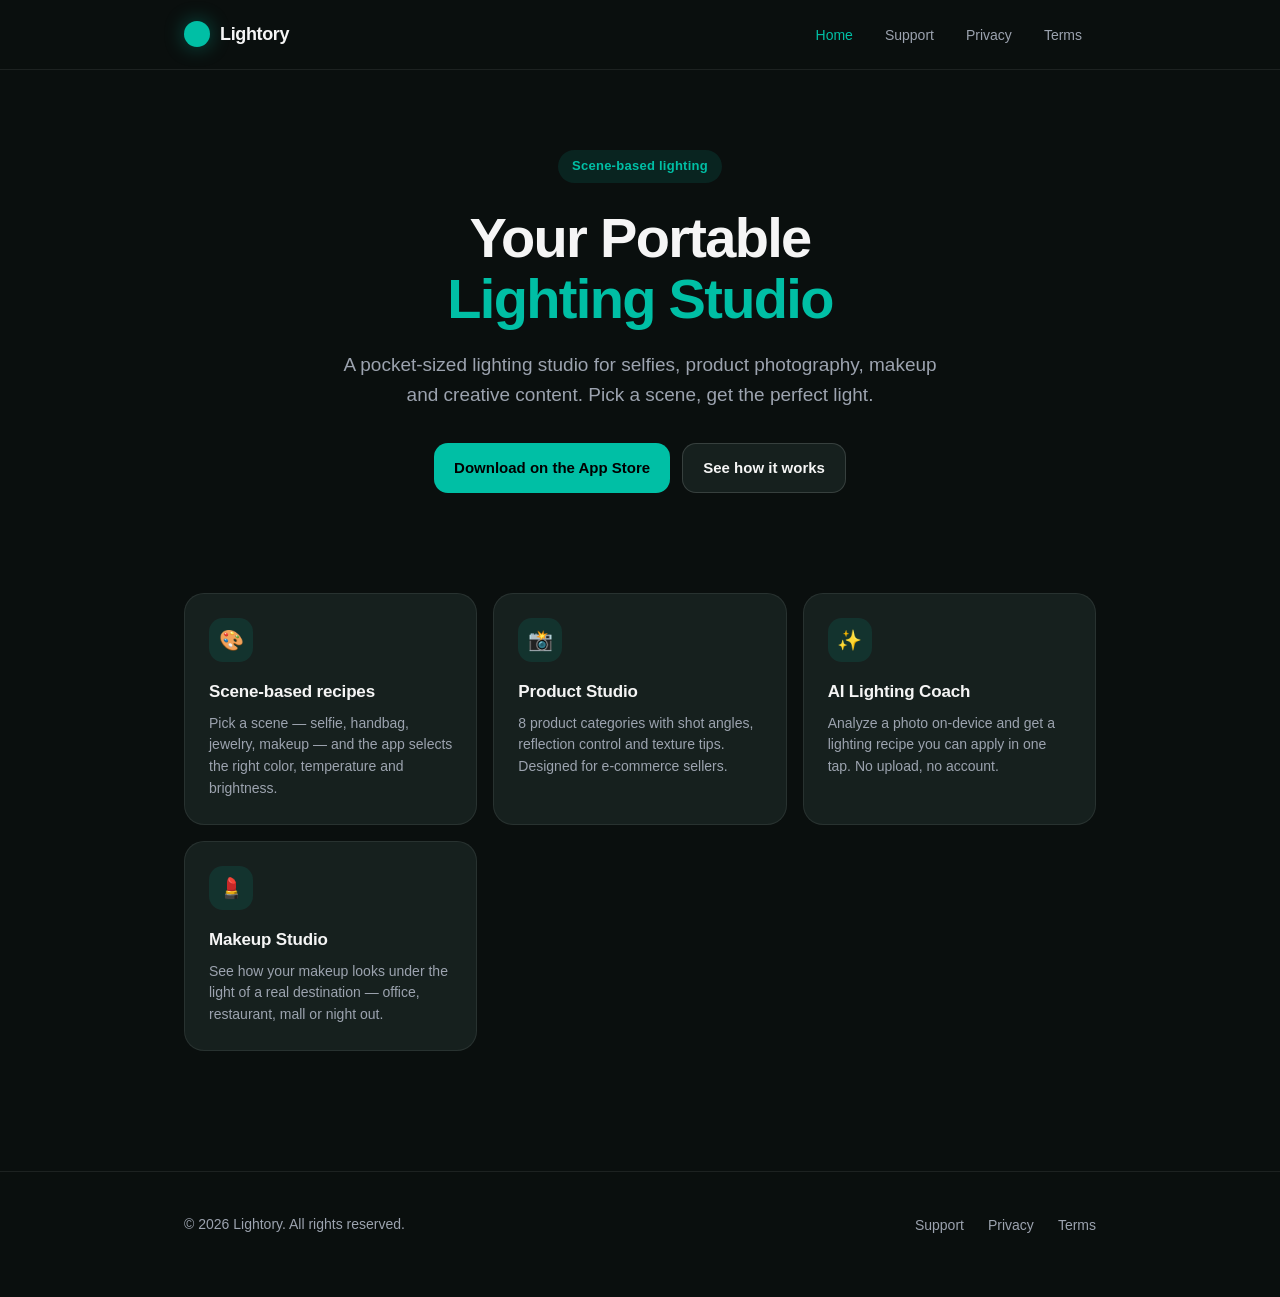
<file: index.html>
<!DOCTYPE html>
<html lang="en" class="theme-dark">
<head>
  <meta charset="UTF-8">
  <meta name="viewport" content="width=device-width, initial-scale=1.0">
  <title>Lightory — Your Portable Lighting Studio</title>
  <meta name="description" content="A pocket-sized lighting studio for selfies, product photography, makeup and creative content.">
  <link rel="stylesheet" href="style.css">
</head>
<body>
  <header class="site-header">
    <div class="container">
      <nav class="nav">
        <a href="index.html" class="nav-brand">
          <span class="brand-dot"></span>
          Lightory
        </a>
        <ul class="nav-links">
          <li><a href="index.html" class="active">Home</a></li>
          <li><a href="support.html">Support</a></li>
          <li><a href="privacy.html">Privacy</a></li>
          <li><a href="terms.html">Terms</a></li>
        </ul>
      </nav>
    </div>
  </header>

  <main>
    <section class="hero">
      <div class="container">
        <div class="hero-eyebrow">Scene-based lighting</div>
        <h1>
          Your Portable<br>
          <span class="accent">Lighting Studio</span>
        </h1>
        <p class="hero-lead">
          A pocket-sized lighting studio for selfies, product photography,
          makeup and creative content. Pick a scene, get the perfect light.
        </p>
        <div class="hero-cta">
          <a href="https://apps.apple.com/app/id6834414859" class="btn btn-primary">Download on the App Store</a>
          <a href="support.html" class="btn btn-secondary">See how it works</a>
        </div>
      </div>
    </section>

    <section class="features">
      <div class="container">
        <div class="features-grid">
          <div class="feature-card">
            <div class="feature-icon">🎨</div>
            <h3>Scene-based recipes</h3>
            <p>Pick a scene — selfie, handbag, jewelry, makeup — and the app
              selects the right color, temperature and brightness.</p>
          </div>
          <div class="feature-card">
            <div class="feature-icon">📸</div>
            <h3>Product Studio</h3>
            <p>8 product categories with shot angles, reflection control and
              texture tips. Designed for e-commerce sellers.</p>
          </div>
          <div class="feature-card">
            <div class="feature-icon">✨</div>
            <h3>AI Lighting Coach</h3>
            <p>Analyze a photo on-device and get a lighting recipe you can
              apply in one tap. No upload, no account.</p>
          </div>
          <div class="feature-card">
            <div class="feature-icon">💄</div>
            <h3>Makeup Studio</h3>
            <p>See how your makeup looks under the light of a real
              destination — office, restaurant, mall or night out.</p>
          </div>
        </div>
      </div>
    </section>
  </main>

  <footer class="site-footer">
    <div class="container">
      <div class="footer-inner">
        <div class="footer-brand">
          © 2026 Lightory. All rights reserved.
        </div>
        <ul class="footer-links">
          <li><a href="support.html">Support</a></li>
          <li><a href="privacy.html">Privacy</a></li>
          <li><a href="terms.html">Terms</a></li>
        </ul>
      </div>
    </div>
  </footer>
</body>
</html>
</file>
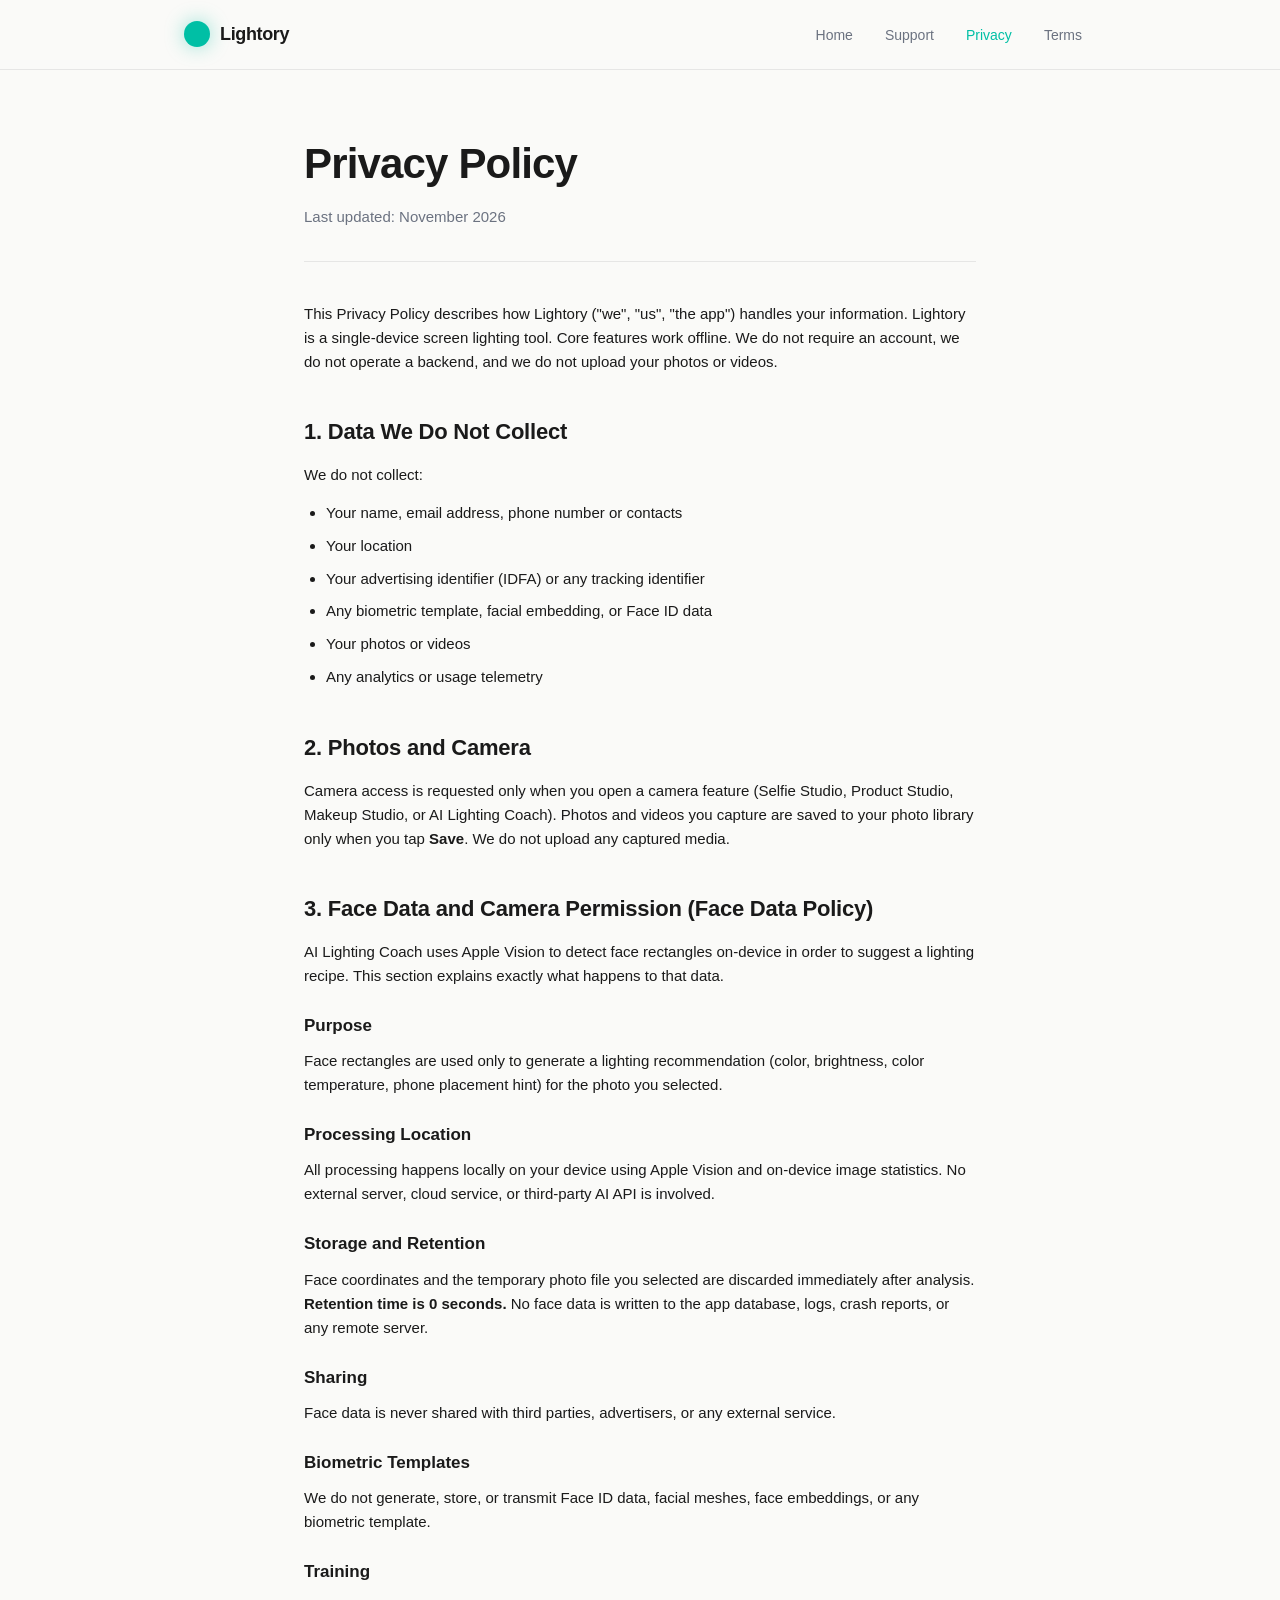
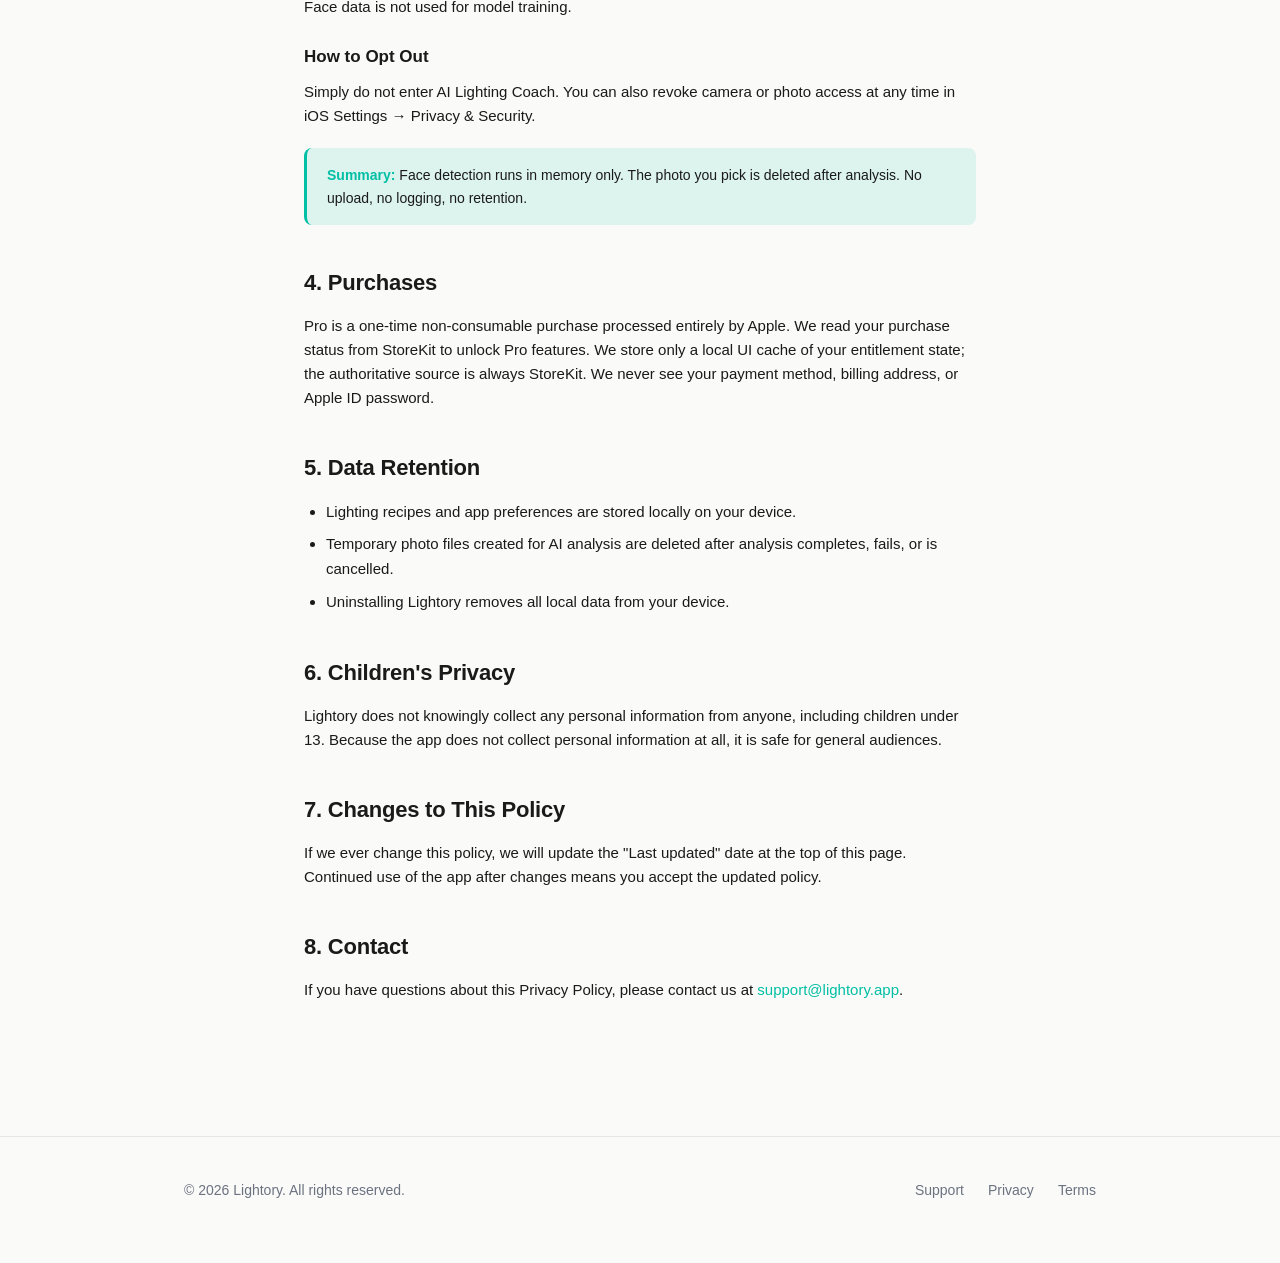
<file: privacy.html>
<!DOCTYPE html>
<html lang="en" class="theme-light">
<head>
  <meta charset="UTF-8">
  <meta name="viewport" content="width=device-width, initial-scale=1.0">
  <title>Privacy Policy — Lightory</title>
  <link rel="stylesheet" href="style.css">
</head>
<body>
  <header class="site-header">
    <div class="container">
      <nav class="nav">
        <a href="index.html" class="nav-brand">
          <span class="brand-dot"></span>
          Lightory
        </a>
        <ul class="nav-links">
          <li><a href="index.html">Home</a></li>
          <li><a href="support.html">Support</a></li>
          <li><a href="privacy.html" class="active">Privacy</a></li>
          <li><a href="terms.html">Terms</a></li>
        </ul>
      </nav>
    </div>
  </header>

  <main class="page">
    <div class="container-narrow">
      <div class="page-header">
        <h1>Privacy Policy</h1>
        <p>Last updated: November 2026</p>
      </div>

      <div class="page-body">
        <p>This Privacy Policy describes how Lightory ("we", "us", "the app")
          handles your information. Lightory is a single-device screen lighting
          tool. Core features work offline. We do not require an account, we do
          not operate a backend, and we do not upload your photos or videos.</p>

        <h2>1. Data We Do Not Collect</h2>
        <p>We do not collect:</p>
        <ul>
          <li>Your name, email address, phone number or contacts</li>
          <li>Your location</li>
          <li>Your advertising identifier (IDFA) or any tracking identifier</li>
          <li>Any biometric template, facial embedding, or Face ID data</li>
          <li>Your photos or videos</li>
          <li>Any analytics or usage telemetry</li>
        </ul>

        <h2>2. Photos and Camera</h2>
        <p>Camera access is requested only when you open a camera feature
          (Selfie Studio, Product Studio, Makeup Studio, or AI Lighting Coach).
          Photos and videos you capture are saved to your photo library only
          when you tap <strong>Save</strong>. We do not upload any captured
          media.</p>

        <h2>3. Face Data and Camera Permission (Face Data Policy)</h2>
        <p>AI Lighting Coach uses Apple Vision to detect face rectangles
          on-device in order to suggest a lighting recipe. This section explains
          exactly what happens to that data.</p>

        <h3>Purpose</h3>
        <p>Face rectangles are used only to generate a lighting recommendation
          (color, brightness, color temperature, phone placement hint) for the
          photo you selected.</p>

        <h3>Processing Location</h3>
        <p>All processing happens locally on your device using Apple Vision and
          on-device image statistics. No external server, cloud service, or
          third-party AI API is involved.</p>

        <h3>Storage and Retention</h3>
        <p>Face coordinates and the temporary photo file you selected are
          discarded immediately after analysis. <strong>Retention time is 0
          seconds.</strong> No face data is written to the app database, logs,
          crash reports, or any remote server.</p>

        <h3>Sharing</h3>
        <p>Face data is never shared with third parties, advertisers, or any
          external service.</p>

        <h3>Biometric Templates</h3>
        <p>We do not generate, store, or transmit Face ID data, facial meshes,
          face embeddings, or any biometric template.</p>

        <h3>Training</h3>
        <p>Face data is not used for model training.</p>

        <h3>How to Opt Out</h3>
        <p>Simply do not enter AI Lighting Coach. You can also revoke camera or
          photo access at any time in iOS Settings → Privacy & Security.</p>

        <div class="callout">
          <strong>Summary:</strong> Face detection runs in memory only. The
          photo you pick is deleted after analysis. No upload, no logging, no
          retention.
        </div>

        <h2>4. Purchases</h2>
        <p>Pro is a one-time non-consumable purchase processed entirely by
          Apple. We read your purchase status from StoreKit to unlock Pro
          features. We store only a local UI cache of your entitlement state;
          the authoritative source is always StoreKit. We never see your payment
          method, billing address, or Apple ID password.</p>

        <h2>5. Data Retention</h2>
        <ul>
          <li>Lighting recipes and app preferences are stored locally on your
            device.</li>
          <li>Temporary photo files created for AI analysis are deleted after
            analysis completes, fails, or is cancelled.</li>
          <li>Uninstalling Lightory removes all local data from your device.</li>
        </ul>

        <h2>6. Children's Privacy</h2>
        <p>Lightory does not knowingly collect any personal information from
          anyone, including children under 13. Because the app does not collect
          personal information at all, it is safe for general audiences.</p>

        <h2>7. Changes to This Policy</h2>
        <p>If we ever change this policy, we will update the "Last updated" date
          at the top of this page. Continued use of the app after changes means
          you accept the updated policy.</p>

        <h2>8. Contact</h2>
        <p>If you have questions about this Privacy Policy, please contact us
          at <a href="mailto:lv_songhai@163.com">support@lightory.app</a>.</p>
      </div>
    </div>
  </main>

  <footer class="site-footer">
    <div class="container">
      <div class="footer-inner">
        <div class="footer-brand">
          © 2026 Lightory. All rights reserved.
        </div>
        <ul class="footer-links">
          <li><a href="support.html">Support</a></li>
          <li><a href="privacy.html">Privacy</a></li>
          <li><a href="terms.html">Terms</a></li>
        </ul>
      </div>
    </div>
  </footer>
</body>
</html>
</file>
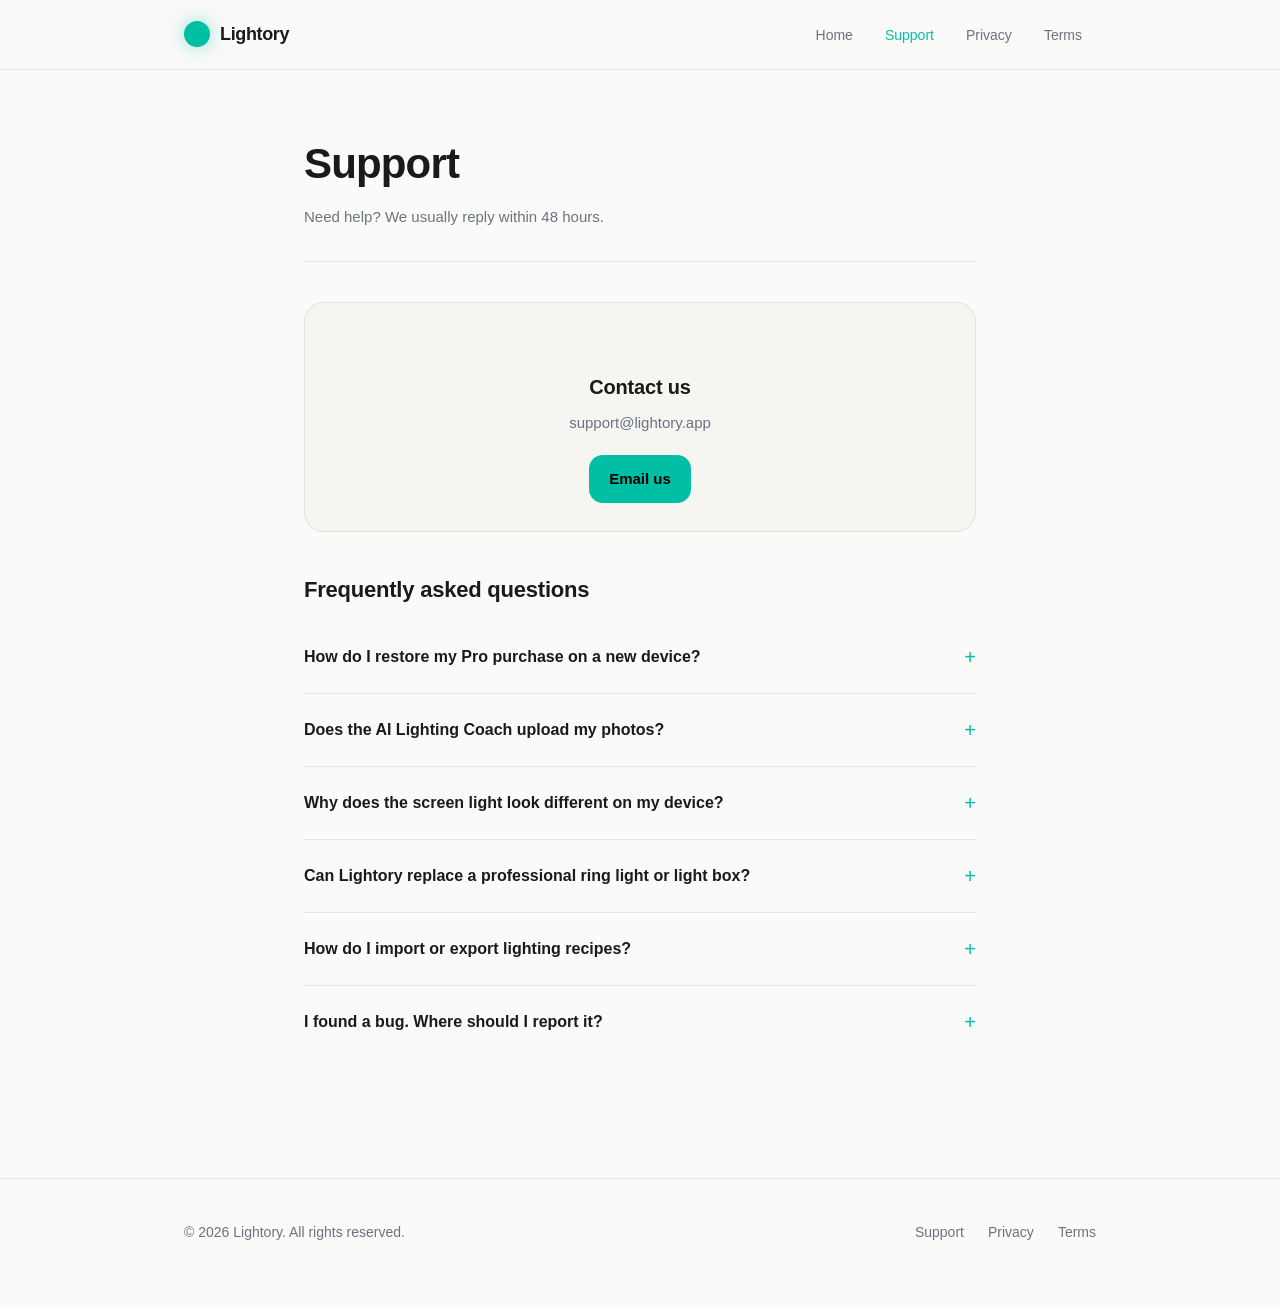
<file: support.html>
<!DOCTYPE html>
<html lang="en" class="theme-light">
<head>
  <meta charset="UTF-8">
  <meta name="viewport" content="width=device-width, initial-scale=1.0">
  <title>Support — Lightory</title>
  <link rel="stylesheet" href="style.css">
</head>
<body>
  <header class="site-header">
    <div class="container">
      <nav class="nav">
        <a href="index.html" class="nav-brand">
          <span class="brand-dot"></span>
          Lightory
        </a>
        <ul class="nav-links">
          <li><a href="index.html">Home</a></li>
          <li><a href="support.html" class="active">Support</a></li>
          <li><a href="privacy.html">Privacy</a></li>
          <li><a href="terms.html">Terms</a></li>
        </ul>
      </nav>
    </div>
  </header>

  <main class="page">
    <div class="container-narrow">
      <div class="page-header">
        <h1>Support</h1>
        <p>Need help? We usually reply within 48 hours.</p>
      </div>

      <div class="page-body">
        <div class="contact-card">
          <h2>Contact us</h2>
          <p>support@lightory.app</p>
          <a href="mailto:support@lightory.app" class="btn btn-primary">Email us</a>
        </div>

        <h2>Frequently asked questions</h2>

        <details class="faq-item">
          <summary>How do I restore my Pro purchase on a new device?</summary>
          <p>Open Lightory, go to <strong>Settings → Restore Purchases</strong>.
            Make sure you are signed in to the same Apple ID you used to buy
            Pro.</p>
        </details>

        <details class="faq-item">
          <summary>Does the AI Lighting Coach upload my photos?</summary>
          <p>No. All analysis runs on your device using Apple Vision. Your
            photos never leave your phone, and no account is required.</p>
        </details>

        <details class="faq-item">
          <summary>Why does the screen light look different on my device?</summary>
          <p>Screen color and brightness depend on your iPhone model, display
            settings (True Tone, Night Shift, auto-brightness), and ambient
            light. For the most consistent results, turn off True Tone and
            Night Shift while using Lightory.</p>
        </details>

        <details class="faq-item">
          <summary>Can Lightory replace a professional ring light or light box?</summary>
          <p>No. Lightory is a fill-light helper. It works best in dim rooms
            and for close-up shots. For professional product photography, a
            dedicated light box is still recommended.</p>
        </details>

        <details class="faq-item">
          <summary>How do I import or export lighting recipes?</summary>
          <p>Go to <strong>Recipes → My Recipes</strong> and tap the menu in
            the top right. Import and export use standard JSON files, so you
            can share recipes with other Lightory users.</p>
        </details>

        <details class="faq-item">
          <summary>I found a bug. Where should I report it?</summary>
          <p>Please email <a href="mailto:support@lightory.app">support@lightory.app</a>
            with a short description, your iPhone model, and your iOS version.
            Screenshots help a lot.</p>
        </details>
      </div>
    </div>
  </main>

  <footer class="site-footer">
    <div class="container">
      <div class="footer-inner">
        <div class="footer-brand">
          © 2026 Lightory. All rights reserved.
        </div>
        <ul class="footer-links">
          <li><a href="support.html">Support</a></li>
          <li><a href="privacy.html">Privacy</a></li>
          <li><a href="terms.html">Terms</a></li>
        </ul>
      </div>
    </div>
  </footer>
</body>
</html>
</file>
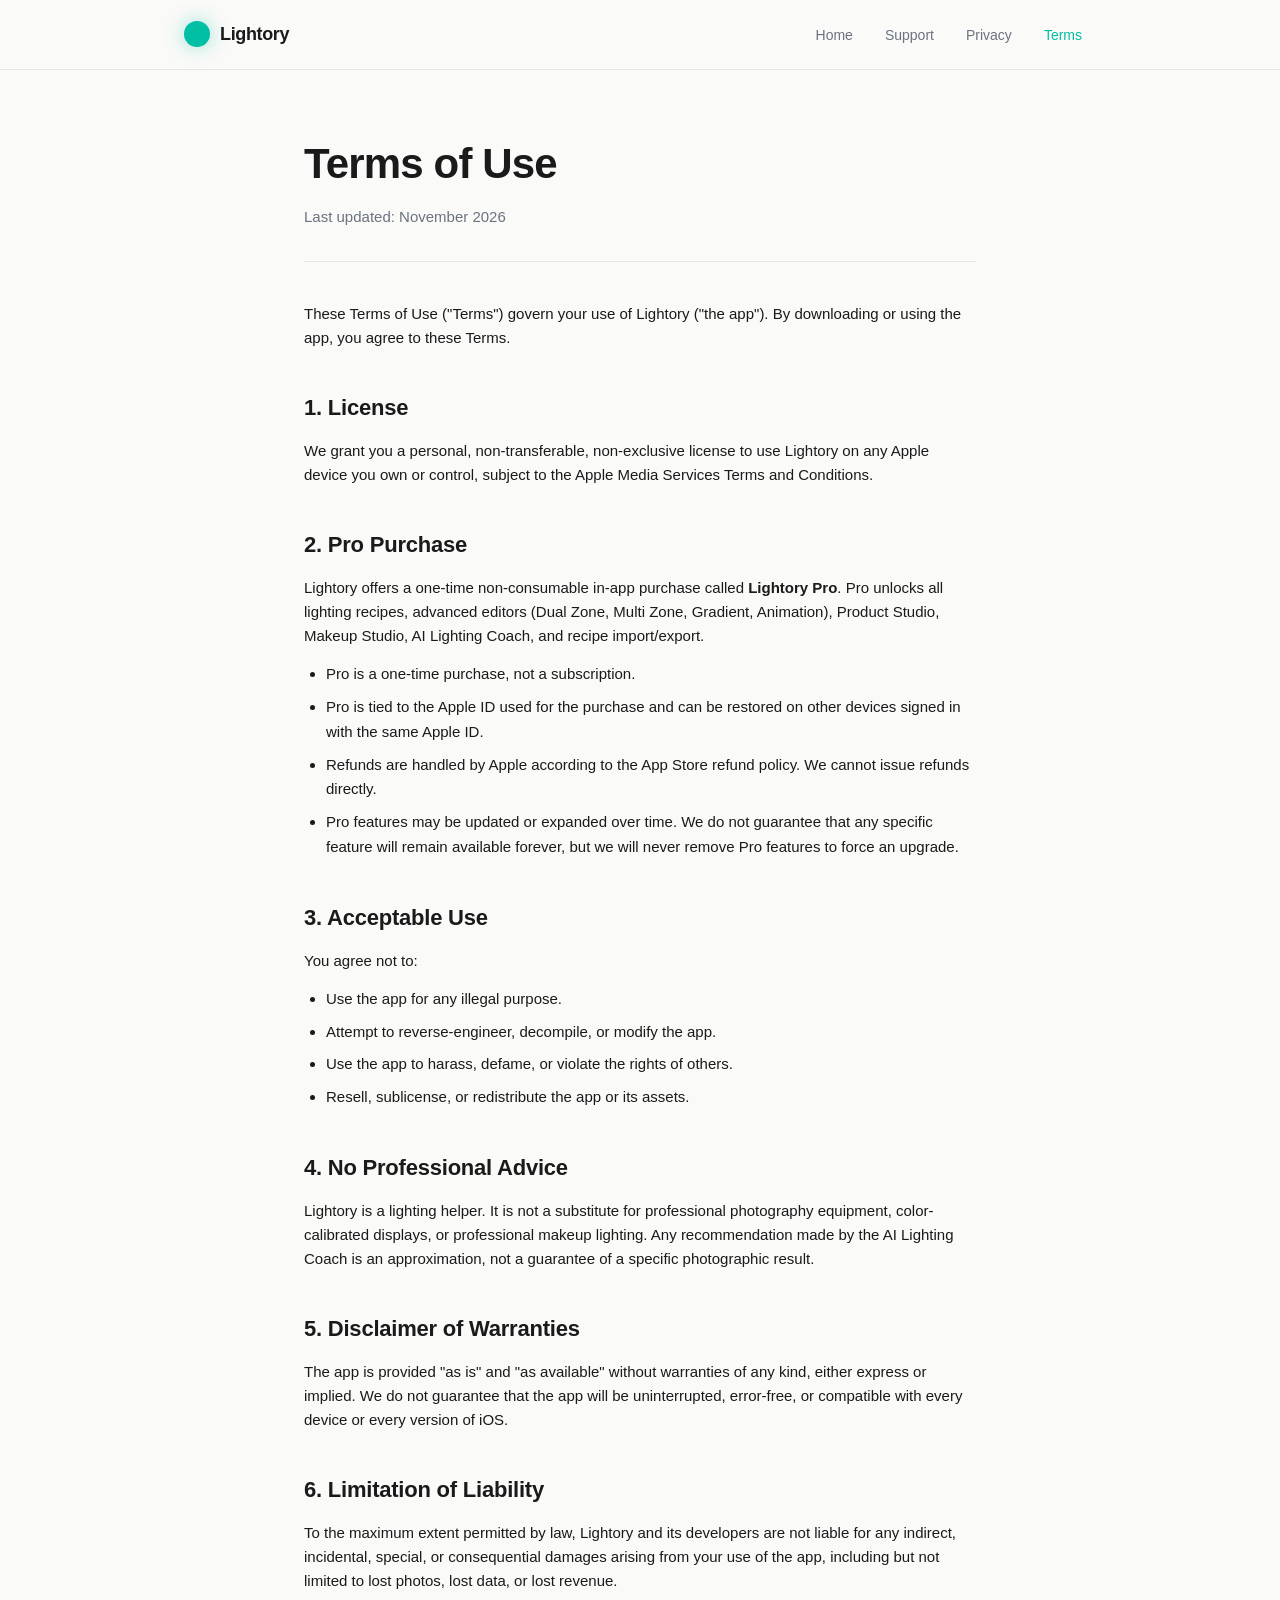
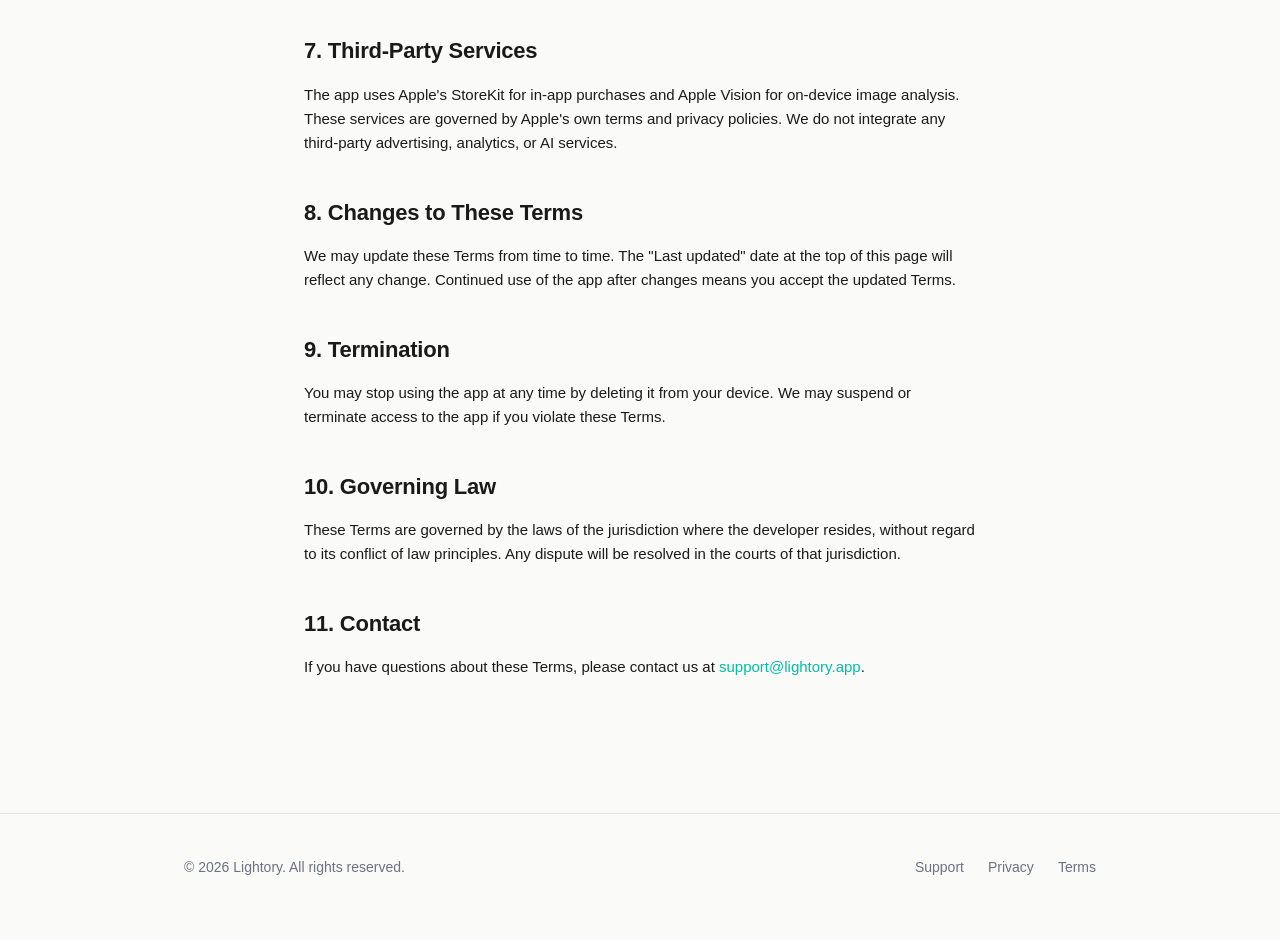
<file: terms.html>
<!DOCTYPE html>
<html lang="en" class="theme-light">
<head>
  <meta charset="UTF-8">
  <meta name="viewport" content="width=device-width, initial-scale=1.0">
  <title>Terms of Use — Lightory</title>
  <link rel="stylesheet" href="style.css">
</head>
<body>
  <header class="site-header">
    <div class="container">
      <nav class="nav">
        <a href="index.html" class="nav-brand">
          <span class="brand-dot"></span>
          Lightory
        </a>
        <ul class="nav-links">
          <li><a href="index.html">Home</a></li>
          <li><a href="support.html">Support</a></li>
          <li><a href="privacy.html">Privacy</a></li>
          <li><a href="terms.html" class="active">Terms</a></li>
        </ul>
      </nav>
    </div>
  </header>

  <main class="page">
    <div class="container-narrow">
      <div class="page-header">
        <h1>Terms of Use</h1>
        <p>Last updated: November 2026</p>
      </div>

      <div class="page-body">
        <p>These Terms of Use ("Terms") govern your use of Lightory ("the app").
          By downloading or using the app, you agree to these Terms.</p>

        <h2>1. License</h2>
        <p>We grant you a personal, non-transferable, non-exclusive license to
          use Lightory on any Apple device you own or control, subject to the
          Apple Media Services Terms and Conditions.</p>

        <h2>2. Pro Purchase</h2>
        <p>Lightory offers a one-time non-consumable in-app purchase called
          <strong>Lightory Pro</strong>. Pro unlocks all lighting recipes,
          advanced editors (Dual Zone, Multi Zone, Gradient, Animation), Product
          Studio, Makeup Studio, AI Lighting Coach, and recipe import/export.</p>
        <ul>
          <li>Pro is a one-time purchase, not a subscription.</li>
          <li>Pro is tied to the Apple ID used for the purchase and can be
            restored on other devices signed in with the same Apple ID.</li>
          <li>Refunds are handled by Apple according to the App Store refund
            policy. We cannot issue refunds directly.</li>
          <li>Pro features may be updated or expanded over time. We do not
            guarantee that any specific feature will remain available forever,
            but we will never remove Pro features to force an upgrade.</li>
        </ul>

        <h2>3. Acceptable Use</h2>
        <p>You agree not to:</p>
        <ul>
          <li>Use the app for any illegal purpose.</li>
          <li>Attempt to reverse-engineer, decompile, or modify the app.</li>
          <li>Use the app to harass, defame, or violate the rights of others.</li>
          <li>Resell, sublicense, or redistribute the app or its assets.</li>
        </ul>

        <h2>4. No Professional Advice</h2>
        <p>Lightory is a lighting helper. It is not a substitute for
          professional photography equipment, color-calibrated displays, or
          professional makeup lighting. Any recommendation made by the AI
          Lighting Coach is an approximation, not a guarantee of a specific
          photographic result.</p>

        <h2>5. Disclaimer of Warranties</h2>
        <p>The app is provided "as is" and "as available" without warranties of
          any kind, either express or implied. We do not guarantee that the app
          will be uninterrupted, error-free, or compatible with every device or
          every version of iOS.</p>

        <h2>6. Limitation of Liability</h2>
        <p>To the maximum extent permitted by law, Lightory and its developers
          are not liable for any indirect, incidental, special, or consequential
          damages arising from your use of the app, including but not limited to
          lost photos, lost data, or lost revenue.</p>

        <h2>7. Third-Party Services</h2>
        <p>The app uses Apple's StoreKit for in-app purchases and Apple Vision
          for on-device image analysis. These services are governed by Apple's
          own terms and privacy policies. We do not integrate any third-party
          advertising, analytics, or AI services.</p>

        <h2>8. Changes to These Terms</h2>
        <p>We may update these Terms from time to time. The "Last updated" date
          at the top of this page will reflect any change. Continued use of the
          app after changes means you accept the updated Terms.</p>

        <h2>9. Termination</h2>
        <p>You may stop using the app at any time by deleting it from your
          device. We may suspend or terminate access to the app if you violate
          these Terms.</p>

        <h2>10. Governing Law</h2>
        <p>These Terms are governed by the laws of the jurisdiction where the
          developer resides, without regard to its conflict of law principles.
          Any dispute will be resolved in the courts of that jurisdiction.</p>

        <h2>11. Contact</h2>
        <p>If you have questions about these Terms, please contact us at
          <a href="mailto:lv_songhai@163.com">support@lightory.app</a>.</p>
      </div>
    </div>
  </main>

  <footer class="site-footer">
    <div class="container">
      <div class="footer-inner">
        <div class="footer-brand">
          © 2026 Lightory. All rights reserved.
        </div>
        <ul class="footer-links">
          <li><a href="support.html">Support</a></li>
          <li><a href="privacy.html">Privacy</a></li>
          <li><a href="terms.html">Terms</a></li>
        </ul>
      </div>
    </div>
  </footer>
</body>
</html>
</file>
<file: style.css>
*, *::before, *::after {
  box-sizing: border-box;
  margin: 0;
  padding: 0;
}

:root {
  --brand: #00BFA5;
  --brand-hover: #00A38C;
  --brand-soft: rgba(0, 191, 165, 0.12);
  --radius-sm: 8px;
  --radius-md: 14px;
  --radius-lg: 20px;
  --font-sans: -apple-system, BlinkMacSystemFont, "Segoe UI",
    Roboto, Helvetica, Arial, sans-serif;
  --font-mono: "SF Mono", Menlo, Consolas, monospace;
}

.theme-dark {
  --bg: #0A0F0E;
  --bg-elev: #111917;
  --surface: #16201E;
  --text: #F5F5F5;
  --text-muted: #9CA3AF;
  --border: rgba(255, 255, 255, 0.08);
  --border-strong: rgba(255, 255, 255, 0.14);
}

.theme-light {
  --bg: #FAFAF8;
  --bg-elev: #FFFFFF;
  --surface: #F5F5F2;
  --text: #1A1A1A;
  --text-muted: #6B7280;
  --border: rgba(0, 0, 0, 0.08);
  --border-strong: rgba(0, 0, 0, 0.14);
}

html { scroll-behavior: smooth; }

body {
  font-family: var(--font-sans);
  background: var(--bg);
  color: var(--text);
  line-height: 1.6;
  -webkit-font-smoothing: antialiased;
  -moz-osx-font-smoothing: grayscale;
}

a { color: var(--brand); text-decoration: none; transition: color 0.2s; }
a:hover { color: var(--brand-hover); }

.container { max-width: 960px; margin: 0 auto; padding: 0 24px; }
.container-narrow { max-width: 720px; margin: 0 auto; padding: 0 24px; }

/* Header */
.site-header {
  padding: 20px 0;
  border-bottom: 1px solid var(--border);
  position: sticky;
  top: 0;
  background: var(--bg);
  z-index: 100;
  backdrop-filter: blur(12px);
  -webkit-backdrop-filter: blur(12px);
}

.nav {
  display: flex;
  justify-content: space-between;
  align-items: center;
  gap: 20px;
}

.nav-brand {
  display: flex;
  align-items: center;
  gap: 10px;
  font-size: 18px;
  font-weight: 700;
  color: var(--text);
  letter-spacing: -0.02em;
}

.nav-brand:hover { color: var(--text); }

.brand-dot {
  width: 26px;
  height: 26px;
  border-radius: 50%;
  background: var(--brand);
  box-shadow: 0 0 20px rgba(0, 191, 165, 0.4);
  display: inline-block;
}

.nav-links {
  display: flex;
  gap: 4px;
  align-items: center;
  list-style: none;
}

.nav-links a {
  padding: 8px 14px;
  font-size: 14px;
  border-radius: var(--radius-sm);
  color: var(--text-muted);
}

.nav-links a:hover { color: var(--text); background: var(--surface); }
.nav-links a.active { color: var(--brand); }

/* Buttons */
.btn {
  display: inline-flex;
  align-items: center;
  gap: 8px;
  padding: 12px 20px;
  border-radius: var(--radius-md);
  font-size: 15px;
  font-weight: 600;
  border: 0;
  cursor: pointer;
  transition: all 0.2s;
  text-decoration: none;
  font-family: inherit;
}

.btn-primary { background: var(--brand); color: #000; }
.btn-primary:hover { background: var(--brand-hover); color: #000; transform: translateY(-1px); }

.btn-secondary {
  background: var(--surface);
  color: var(--text);
  border: 1px solid var(--border-strong);
}
.btn-secondary:hover { background: var(--bg-elev); color: var(--text); }

/* Hero */
.hero { padding: 80px 0 60px; text-align: center; }

.hero-eyebrow {
  display: inline-block;
  padding: 6px 14px;
  border-radius: 100px;
  background: var(--brand-soft);
  color: var(--brand);
  font-size: 13px;
  font-weight: 600;
  margin-bottom: 24px;
  letter-spacing: 0.02em;
}

.hero h1 {
  font-size: clamp(32px, 6vw, 56px);
  font-weight: 800;
  line-height: 1.1;
  letter-spacing: -0.03em;
  margin-bottom: 20px;
}

.hero h1 .accent { color: var(--brand); }

.hero-lead {
  font-size: clamp(16px, 2vw, 19px);
  color: var(--text-muted);
  max-width: 620px;
  margin: 0 auto 32px;
  line-height: 1.6;
}

.hero-cta { display: flex; justify-content: center; gap: 12px; flex-wrap: wrap; }

/* Features */
.features { padding: 40px 0 80px; }

.features-grid {
  display: grid;
  grid-template-columns: repeat(auto-fit, minmax(240px, 1fr));
  gap: 16px;
}

.feature-card {
  background: var(--surface);
  border: 1px solid var(--border);
  border-radius: var(--radius-lg);
  padding: 24px;
  transition: transform 0.2s, border-color 0.2s;
}

.feature-card:hover { transform: translateY(-2px); border-color: var(--border-strong); }

.feature-icon {
  width: 44px;
  height: 44px;
  border-radius: var(--radius-md);
  background: var(--brand-soft);
  display: flex;
  align-items: center;
  justify-content: center;
  margin-bottom: 16px;
  font-size: 20px;
}

.feature-card h3 {
  font-size: 17px;
  font-weight: 700;
  margin-bottom: 8px;
  letter-spacing: -0.01em;
}

.feature-card p {
  font-size: 14px;
  color: var(--text-muted);
  line-height: 1.55;
}

/* Content pages */
.page { padding: 60px 0 80px; }

.page-header {
  margin-bottom: 40px;
  padding-bottom: 32px;
  border-bottom: 1px solid var(--border);
}

.page-header h1 {
  font-size: clamp(28px, 5vw, 42px);
  font-weight: 800;
  letter-spacing: -0.02em;
  margin-bottom: 8px;
}

.page-header p { color: var(--text-muted); font-size: 15px; }

.page-body h2 {
  font-size: 22px;
  font-weight: 700;
  margin-top: 40px;
  margin-bottom: 14px;
  letter-spacing: -0.01em;
}

.page-body h3 {
  font-size: 17px;
  font-weight: 700;
  margin-top: 24px;
  margin-bottom: 10px;
}

.page-body p { margin-bottom: 14px; color: var(--text); font-size: 15px; }

.page-body ul, .page-body ol {
  margin-bottom: 16px;
  padding-left: 22px;
}

.page-body li { margin-bottom: 8px; font-size: 15px; line-height: 1.65; }
.page-body strong { font-weight: 700; color: var(--text); }

.page-body code {
  font-family: var(--font-mono);
  font-size: 13px;
  background: var(--surface);
  padding: 2px 6px;
  border-radius: 4px;
}

.callout {
  background: var(--brand-soft);
  border-left: 3px solid var(--brand);
  border-radius: var(--radius-sm);
  padding: 16px 20px;
  margin: 20px 0;
  font-size: 14px;
}

.callout strong { color: var(--brand); }

/* FAQ */
.faq-item { border-bottom: 1px solid var(--border); padding: 20px 0; }
.faq-item:last-child { border-bottom: 0; }

.faq-item summary {
  cursor: pointer;
  font-weight: 600;
  font-size: 16px;
  list-style: none;
  display: flex;
  justify-content: space-between;
  align-items: center;
  gap: 16px;
  color: var(--text);
}

.faq-item summary::-webkit-details-marker { display: none; }

.faq-item summary::after {
  content: "+";
  color: var(--brand);
  font-size: 20px;
  font-weight: 400;
  transition: transform 0.2s;
  flex-shrink: 0;
}

.faq-item[open] summary::after { transform: rotate(45deg); }

.faq-item p {
  margin-top: 12px;
  color: var(--text-muted);
  font-size: 15px;
  line-height: 1.65;
}

/* Contact */
.contact-card {
  background: var(--surface);
  border: 1px solid var(--border);
  border-radius: var(--radius-lg);
  padding: 28px;
  text-align: center;
  margin: 32px 0;
}

.contact-card h2 { font-size: 20px; font-weight: 700; margin-bottom: 8px; }
.contact-card p { color: var(--text-muted); margin-bottom: 20px; }

/* Footer */
.site-footer {
  border-top: 1px solid var(--border);
  padding: 40px 0 60px;
  margin-top: 40px;
}

.footer-inner {
  display: flex;
  justify-content: space-between;
  align-items: center;
  gap: 20px;
  flex-wrap: wrap;
}

.footer-brand { color: var(--text-muted); font-size: 14px; }

.footer-links {
  display: flex;
  gap: 24px;
  list-style: none;
  flex-wrap: wrap;
}

.footer-links a { color: var(--text-muted); font-size: 14px; }
.footer-links a:hover { color: var(--brand); }

/* Responsive */
@media (max-width: 640px) {
  .nav-links a { padding: 8px 8px; font-size: 13px; }
  .hero { padding: 48px 0 40px; }
  .page { padding: 40px 0 60px; }
  .footer-inner { flex-direction: column; text-align: center; }
}
</file>
